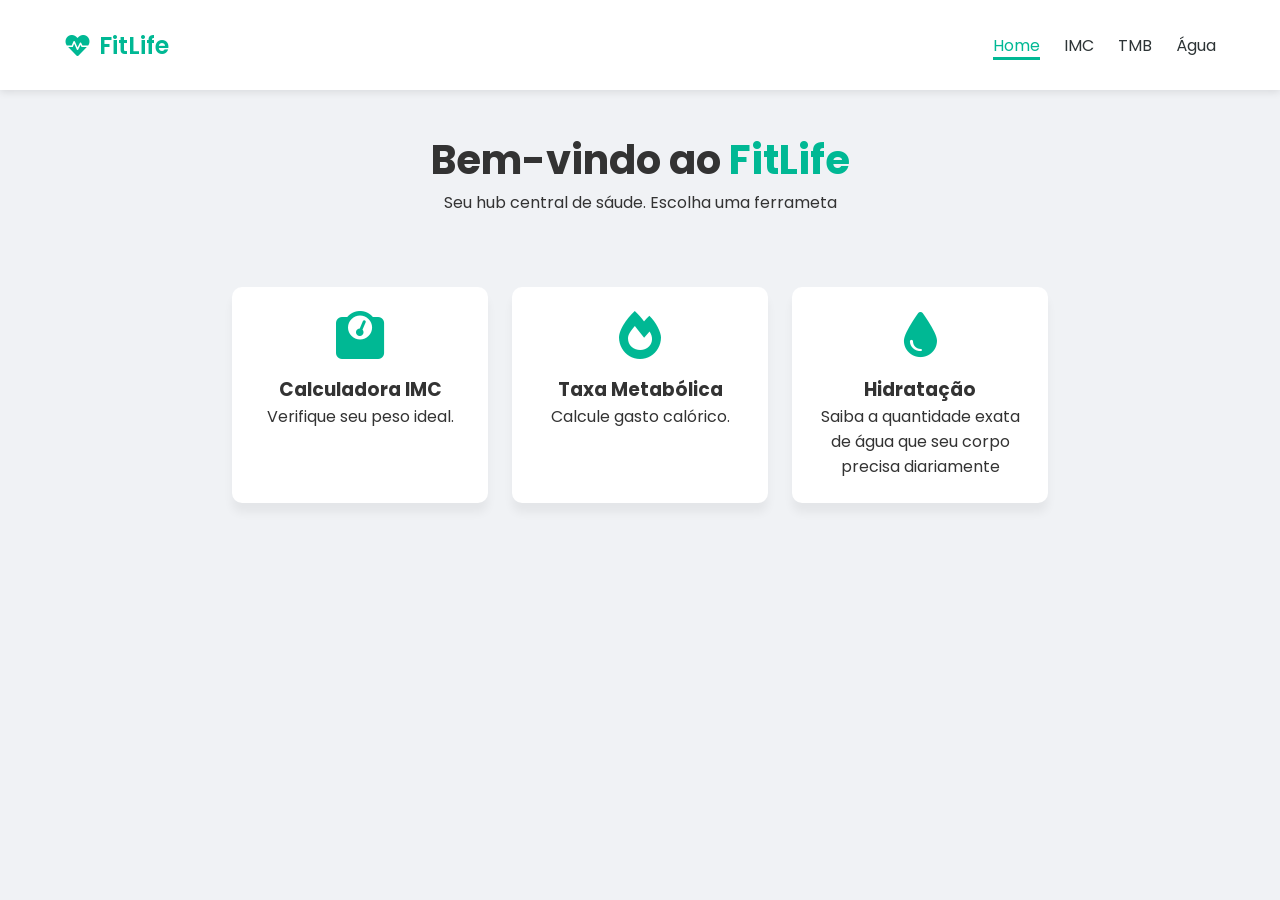
<file: index.html>
<!DOCTYPE html>
<html lang="pt-BR">
<head>
    <meta charset="UTF-8">
    <meta name="viewport" content="width=device-width, initial-scale=1.0">
    <link rel="preconnect" href="https://fonts.googleapis.com">
    <link rel="preconnect" href="https://fonts.gstatic.com" crossorigin>
    <link rel="stylesheet" href="css/styles.css">
    <link
    rel="stylesheet"
    href="https://cdnjs.cloudflare.com/ajax/libs/font-awesome/6.0.0/css/all.min.css"
    />
    <link href="https://fonts.googleapis.com/css2?family=Poppins:ital,wght@0,100;0,200;0,300;0,400;0,500;0,600;0,700;0,800;0,900;1,100;1,200;1,300;1,400;1,500;1,600;1,700;1,800;1,900&display=swap" rel="stylesheet">
    <title>Fitlife</title>
</head>
<body>  

    <nav>
        <a class="logo" href="index.html">
            <i class="fas fa-heartbeat"></i> FitLife
        </a>

        <ul class="nav-links">
            <li><a class="nav-link" id="nav-active" href="index.html">Home</a></li>
            <li><a class="nav-link" href="pages/imc.html">IMC</a></li>
            <li><a class="nav-link" href="pages/tmb.html">TMB</a></li>
            <li><a class="nav-link" href="pages/water.html">Água</a></li>
        </ul>
    </nav>

    <header class="header-container">
        <h1>Bem-vindo ao <span>FitLife</span></h1>
        <p>Seu hub central de sáude. Escolha uma ferrameta</p>
    </header>

    <main>
        <section class="cards-section">
            <a class="feature-card" href="pages/imc.html">
                <i class="fas fa-weight"></i>
                <h3>Calculadora IMC</h3>
                <p>Verifique seu peso ideal.</p>
            </a>
            <a class="feature-card" href="pages/tmb.html">
                <i class="fas fa-fire"></i>
                <h3>Taxa Metabólica</h3>
                <p>Calcule gasto calórico.</p>
            </a>
            <a class="feature-card" href="pages/water.html">
                <i class="fas fa-tint"></i>
                <h3>Hidratação</h3>
                <p>Saiba a quantidade exata de água que seu corpo precisa diariamente</p>
            </a>
        </section>
    </main>

</body>
</html>
</file>
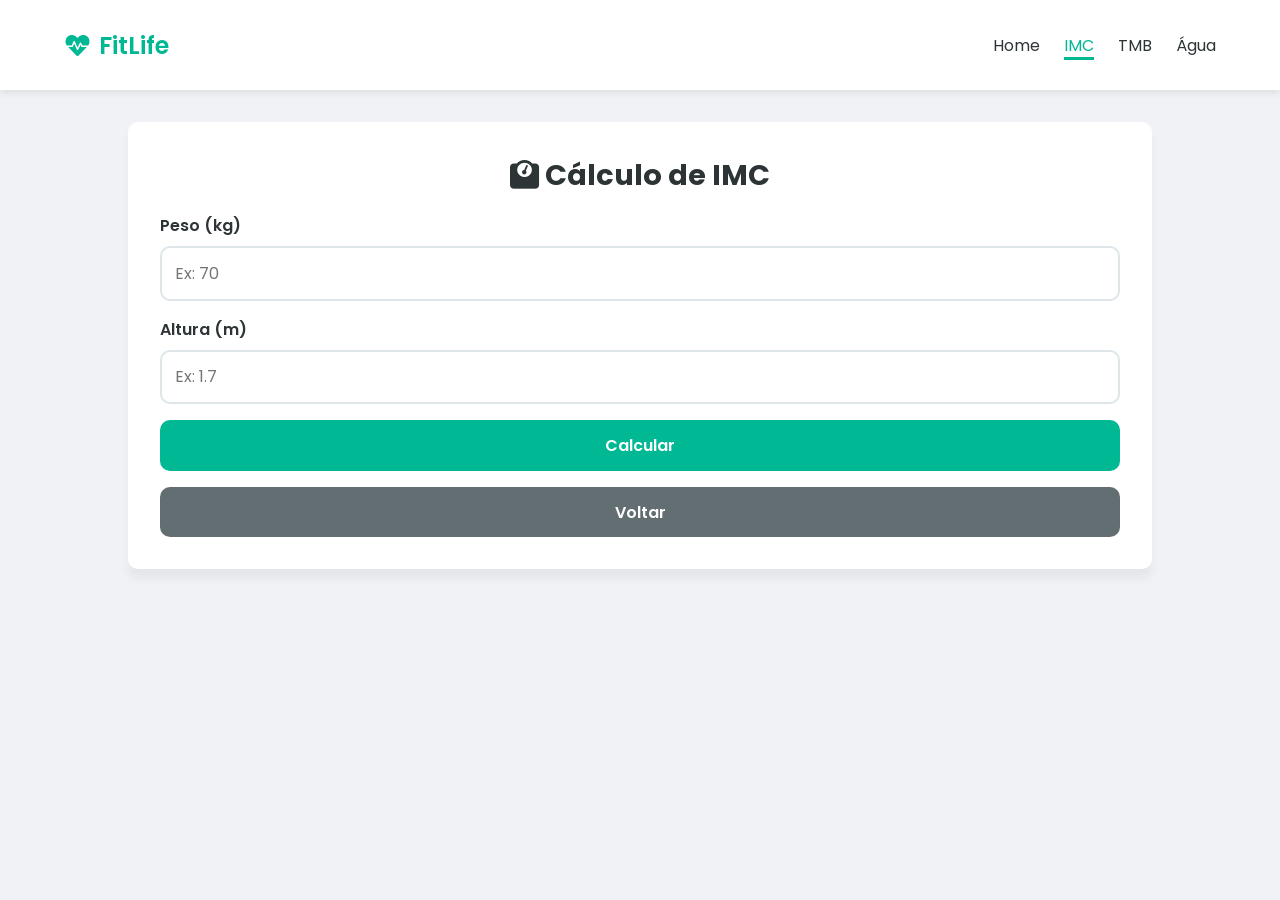
<file: pages/imc.html>
<!DOCTYPE html>
<html lang="pt-BR">
<head>
    <meta charset="UTF-8">
    <meta name="viewport" content="width=device-width, initial-scale=1.0">
    <link rel="preconnect" href="https://fonts.googleapis.com">
    <link rel="preconnect" href="https://fonts.gstatic.com" crossorigin>
    <link rel="stylesheet" href="../css/styles.css">
    <link
    rel="stylesheet"
    href="https://cdnjs.cloudflare.com/ajax/libs/font-awesome/6.0.0/css/all.min.css"
    />
    <link href="https://fonts.googleapis.com/css2?family=Poppins:ital,wght@0,100;0,200;0,300;0,400;0,500;0,600;0,700;0,800;0,900;1,100;1,200;1,300;1,400;1,500;1,600;1,700;1,800;1,900&display=swap" rel="stylesheet">
    <title>FitLife | IMC</title>
</head>
<body>

    <nav>
        <a class="logo" href="../index.html">
            <i class="fas fa-heartbeat"></i> FitLife
        </a>

        <ul class="nav-links">
            <li><a class="nav-link" href="../index.html">Home</a></li>
            <li><a class="nav-link" id="nav-active" href="imc.html">IMC</a></li>
            <li><a class="nav-link" href="tmb.html">TMB</a></li>
            <li><a class="nav-link" href="water.html">Água</a></li>
        </ul>
    </nav>

    <main>
        <section class="tool-container">

            <div class="tool-container-title">
                <h2><i class="fas fa-weight"></i> Cálculo de IMC</h2>
            </div>

            <form>
                <div class="form-group">
                    <label for="weight">Peso (kg)</label>
                    <input type="number" id="weight" placeholder="Ex: 70" required>
                </div>

                <div class="form-group">
                    <label for="height">Altura (m)</label>
                    <input type="number" id="height" placeholder="Ex: 1.7" required
                    step="any"
                    >
                </div>

                <button class="action-btn" type="submit" onclick="calculateIMC(event)">Calcular</button>
                <a class="action-btn btn-back" href="../index.html">Voltar</a>
            </form>

            <div id="result" class="result-box">
                <p>Seu IMC é:</p>
                <h2 id="imc-value">00.0</h2>
                <p id="imc-desc">Classificação</p>
            </div>

        </section>
        
    </main>
    

    <script src="../js/imc.js"></script>
</body>
</html>
</file>
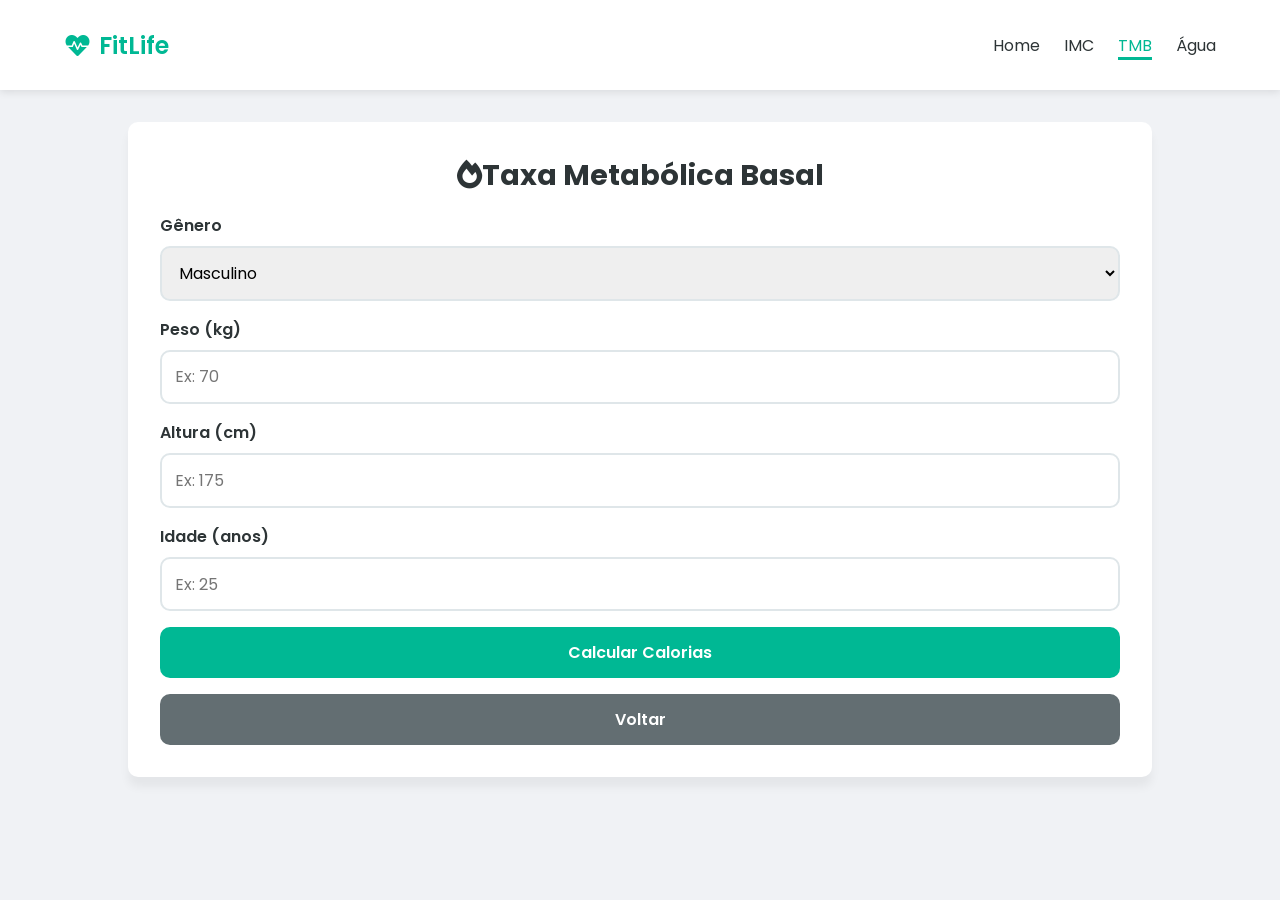
<file: pages/tmb.html>
<!DOCTYPE html>
<html lang="pt-BR">
<head>
    <meta charset="UTF-8">
    <meta name="viewport" content="width=device-width, initial-scale=1.0">
    <link rel="preconnect" href="https://fonts.googleapis.com">
    <link rel="preconnect" href="https://fonts.gstatic.com" crossorigin>
    <link rel="stylesheet" href="../css/styles.css">
    <link
    rel="stylesheet"
    href="https://cdnjs.cloudflare.com/ajax/libs/font-awesome/6.0.0/css/all.min.css"
    />
    <link href="https://fonts.googleapis.com/css2?family=Poppins:ital,wght@0,100;0,200;0,300;0,400;0,500;0,600;0,700;0,800;0,900;1,100;1,200;1,300;1,400;1,500;1,600;1,700;1,800;1,900&display=swap" rel="stylesheet">
    <title>FitLife | TMB</title>
</head>
<body>

    <nav>
        <a class="logo" href="index.html">
            <i class="fas fa-heartbeat"></i> FitLife
        </a>

        <ul class="nav-links">
            <li><a class="nav-link" href="../index.html">Home</a></li>
            <li><a class="nav-link" href="imc.html">IMC</a></li>
            <li><a class="nav-link" id="nav-active" href="tmb.html">TMB</a></li>
            <li><a class="nav-link" href="water.html">Água</a></li>
        </ul>
    </nav>
    
    <main>
        <section class="tool-container">

            <div class="tool-container-title">
                <h2><i class="fas fa-fire"></i>Taxa Metabólica Basal</h2>
            </div>

            <form>

                <div class="form-group">
                    <label for="gender">Gênero</label>
                    <select id="gender">
                        <option value="male">Masculino</option>
                        <option value="female">Feminino</option>
                    </select>
                </div>

                <div class="form-group">
                    <label for="weight">Peso (kg)</label>
                    <input type="number" id="weight" placeholder="Ex: 70">
                </div>

                <div class="form-group">
                    <label for="height">Altura (cm)</label>
                    <input type="number" id="height" placeholder="Ex: 175">
                </div>
                    
                <div class="form-group">
                    <label for="age">Idade (anos)</label>
                    <input type="number" id="age" placeholder="Ex: 25">
                </div>

                <button class="action-btn" type="submit"
                 onclick="calculateTMB(event)">Calcular Calorias</button>
                <a class="action-btn btn-back" href="../index.html">Voltar</a>

            </form>

            <div class="result-box">
                <p>Gasto calórico basal</p>
                <h2 id = "tmb-value">0000</h2>
                <p>Kcal/dia</p>
            </div>

        </section>
    </main>

</body>
</html>
</file>
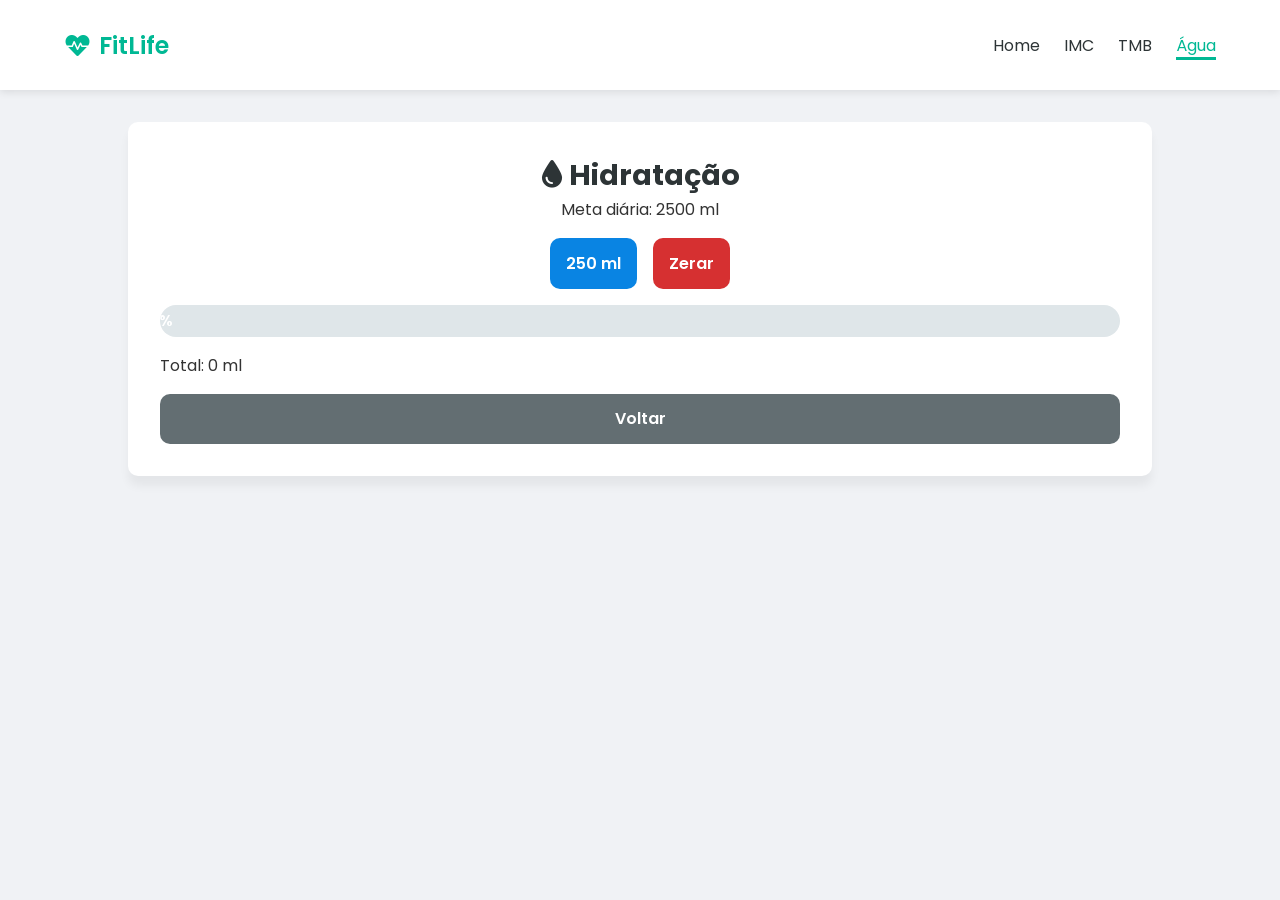
<file: pages/water.html>
<!DOCTYPE html>
<html lang="pt-BR">
<head>
    <meta charset="UTF-8">
    <meta name="viewport" content="width=device-width, initial-scale=1.0">
    <link rel="preconnect" href="https://fonts.googleapis.com">
    <link rel="preconnect" href="https://fonts.gstatic.com" crossorigin>
    <link rel="stylesheet" href="../css/styles.css">
    <link rel="stylesheet" href="../css/water.css">
    <link
    rel="stylesheet"
    href="https://cdnjs.cloudflare.com/ajax/libs/font-awesome/6.0.0/css/all.min.css"
    />
    <link href="https://fonts.googleapis.com/css2?family=Poppins:ital,wght@0,100;0,200;0,300;0,400;0,500;0,600;0,700;0,800;0,900;1,100;1,200;1,300;1,400;1,500;1,600;1,700;1,800;1,900&display=swap" rel="stylesheet">
    <title>FitLife | Água</title>
</head>
<body>

    <nav>
        <a class="logo" href="../index.html">
            <i class="fas fa-heartbeat"></i> FitLife
        </a>
        <ul class="nav-links">
            <li><a class="nav-link" href="../index.html">Home</a></li>
            <li><a class="nav-link" href="imc.html">IMC</a></li>
            <li><a class="nav-link" href="tmb.html">TMB</a></li>
            <li><a class="nav-link" id="nav-active" href="water.html">Água</a></li>
        </ul>
    </nav>
    
    <main>
        <section class="tool-container">

            <div class="tool-container-title">
                <h2><i class="fas fa-tint"></i> Hidratação</h2>
                <p>Meta diária: 2500 ml</p>
            </div>

            <div class="water-controls">
                <button class="action-btn btn-water-add" type="button" onclick="addWater(250)">250 ml</button>
                <button class="action-btn btn-water-reset" type="button" onclick>Zerar</button>
            </div>

            <div class="progress-container">
                <div class="progress-bar" id="water-bar">0%</div>
            </div>

            <p>Total: <span id ="water-total">0</span> ml</p>

            <a class="action-btn btn-back" href="../index.html">Voltar</a>
        </section>

    </main>
    <script>src = "../js/water.js"</script>
</body>
</html>
</file>
<file: css/styles.css>
/* css-01-variaveis-globais */
:root {
  --primary-color: #00b894;
  --primary-dark: #019477;
  --secondary-color: #2d3436;
  --background-color: #f0f2f5;
  --card-color: #ffffff;
  --text-color: #333333;
  --muted-color: #636e72;
  --danger-color: #d63031;
  --water-color: #0984e3;
  --border-color: #dfe6e9;

  --shadow-md:0 10px 10px rgba(0, 0, 0, 0.05);
}

* {
    margin: 0;
    padding: 0;
    box-sizing: border-box;
}

body {
    font-family: 'Poppins', sans-serif;
    background-color: var(--background-color);
    color: var(--text-color)
}

nav {
    display: flex;
    justify-content: space-between;
    align-items: center;

    height: 10vh;
    background-color: var(--card-color);
    padding: 0 5%;
    box-shadow: 0 2px 8px rgba(0 , 0, 0, 0.1);
}

.logo {
    /* flexbox */
    display: flex;
    align-items: center;
    gap: 0.5rem;
    font-size: 1.5rem;
    color: var(--primary-color);
    text-decoration: none;
    font-weight: 600;
}

.nav-links {
    display: flex;
    list-style: none;
    gap: 1.5rem;
}

.nav-link {
    text-decoration: none;
    color: var(--secondary-color);
    font-size: 1rem;
}

.nav-link:hover {
    color: var(--primary-color)
}

#nav-active { 
    border-bottom: 3px var(--primary-color) solid;
    color: var(--primary-color)
}

.header-container {
    text-align: center;
    padding: 2.5rem 0;
}

.header-container h1 {
    font-size: 2.5rem;
}

.header-container span {
    color: var(--primary-color)
}

main {
    width: 80vw;
    margin: 0 auto;
    padding: 2rem 0;
}

.cards-section {
    display: flex;
    justify-content: center;
    flex-wrap: wrap;
    gap: 1.5rem;
    text-align: center;
}

.feature-card {
    background-color: var(--card-color);
    color: var(--text-color);
    padding: 1.5rem;
    border-radius: 10px;
    text-align: center;
    text-decoration: none;
    box-shadow: var(--shadow-md);
    width: 16rem;
}

.feature-card:hover {
    border: 2px solid var(--primary-color);
}

.feature-card i {
    font-size: 3rem;
    color: var(--primary-color);
    margin-bottom: 1rem;
}

.tool-container {
    display: flex;
    flex-direction: column;
    gap: 1rem;

    width: 100%;
    padding: 2rem;

    background-color: var(--card-color);
    box-shadow: var(--shadow-md);
    border-radius: 10px;
}

.tool-container-title { 
    text-align: center;
}

.tool-container-title h2 {
    color: var(--secondary-color);
    font-size: 1.8rem;
}

.tool-container form {
    display: flex;
    flex-direction: column;
    gap: 1rem;
}

.form-group {
    display: flex;
    flex-direction: column;
    gap: 0.5rem;
}

.form-group label {
    font-weight: 600;
    color: var(--secondary-color);
}

.form-group input,
.form-group select {
    padding: 0.8rem;
    border: 2px solid var(--border-color);
    border-radius: 10px;
    font-size: 1rem;
    font-family: inherit;
}

.form-group input:focus,
.form-group select:focus {
    outline:none;
    border-color: var(--primary-color);
}

.action-btn {
    padding: 0.8rem 1rem;
    background-color: var(--primary-color);
    color: var(--card-color);
    border: none;
    border-radius: 10px;
    font-size: 1rem;
    font-weight: 600;
    font-family: inherit;
    cursor: pointer;
    text-decoration: none;
    text-align: center;
    transition: 0.3s;
}

.action-btn:hover {
    background-color: var(--primary-dark);
}

.btn-back {
    background-color: var(--muted-color);
}

.btn-back:hover {
    background-color: var(--secondary-color);
}

.result-box {
    display: none;
    padding: 1.25rem;
    background-color: #e8f8f5;
    border-radius: 10px;
    text-align: center;
}

.show {
    display: block;
}

@media (max-width: 480px) {
    nav {
        flex-direction:column;
        justify-content:center;
    }
}
</file>
<file: css/water.css>
.water-controls {
    display: flex;
    justify-content: center;
    align-items:center;
    flex-wrap: wrap;
    gap: 1rem;
}

.btn-water-add {
    background-color: var(--water-color);
}

.btn-water-add:hover {
    background-color: #00008B
}

.btn-water-reset { 
    background-color: var(--danger-color)
}

.btn-water-reset:hover {
    background-color: #b71c1c
}

.progress-container {
    width: 100%;
    height: 2rem;
    background-color: var(--border-color);
    border-radius: 2rem;
    overflow: hidden;
}

.progress-bar {
    display: flex;
    justify-content:center;
    align-items:center;

    width: 0%;
    height: 100%;
    background-color: var(--water-color);
    color: var(--card-color);
    font-weight: 600;
}
</file>
